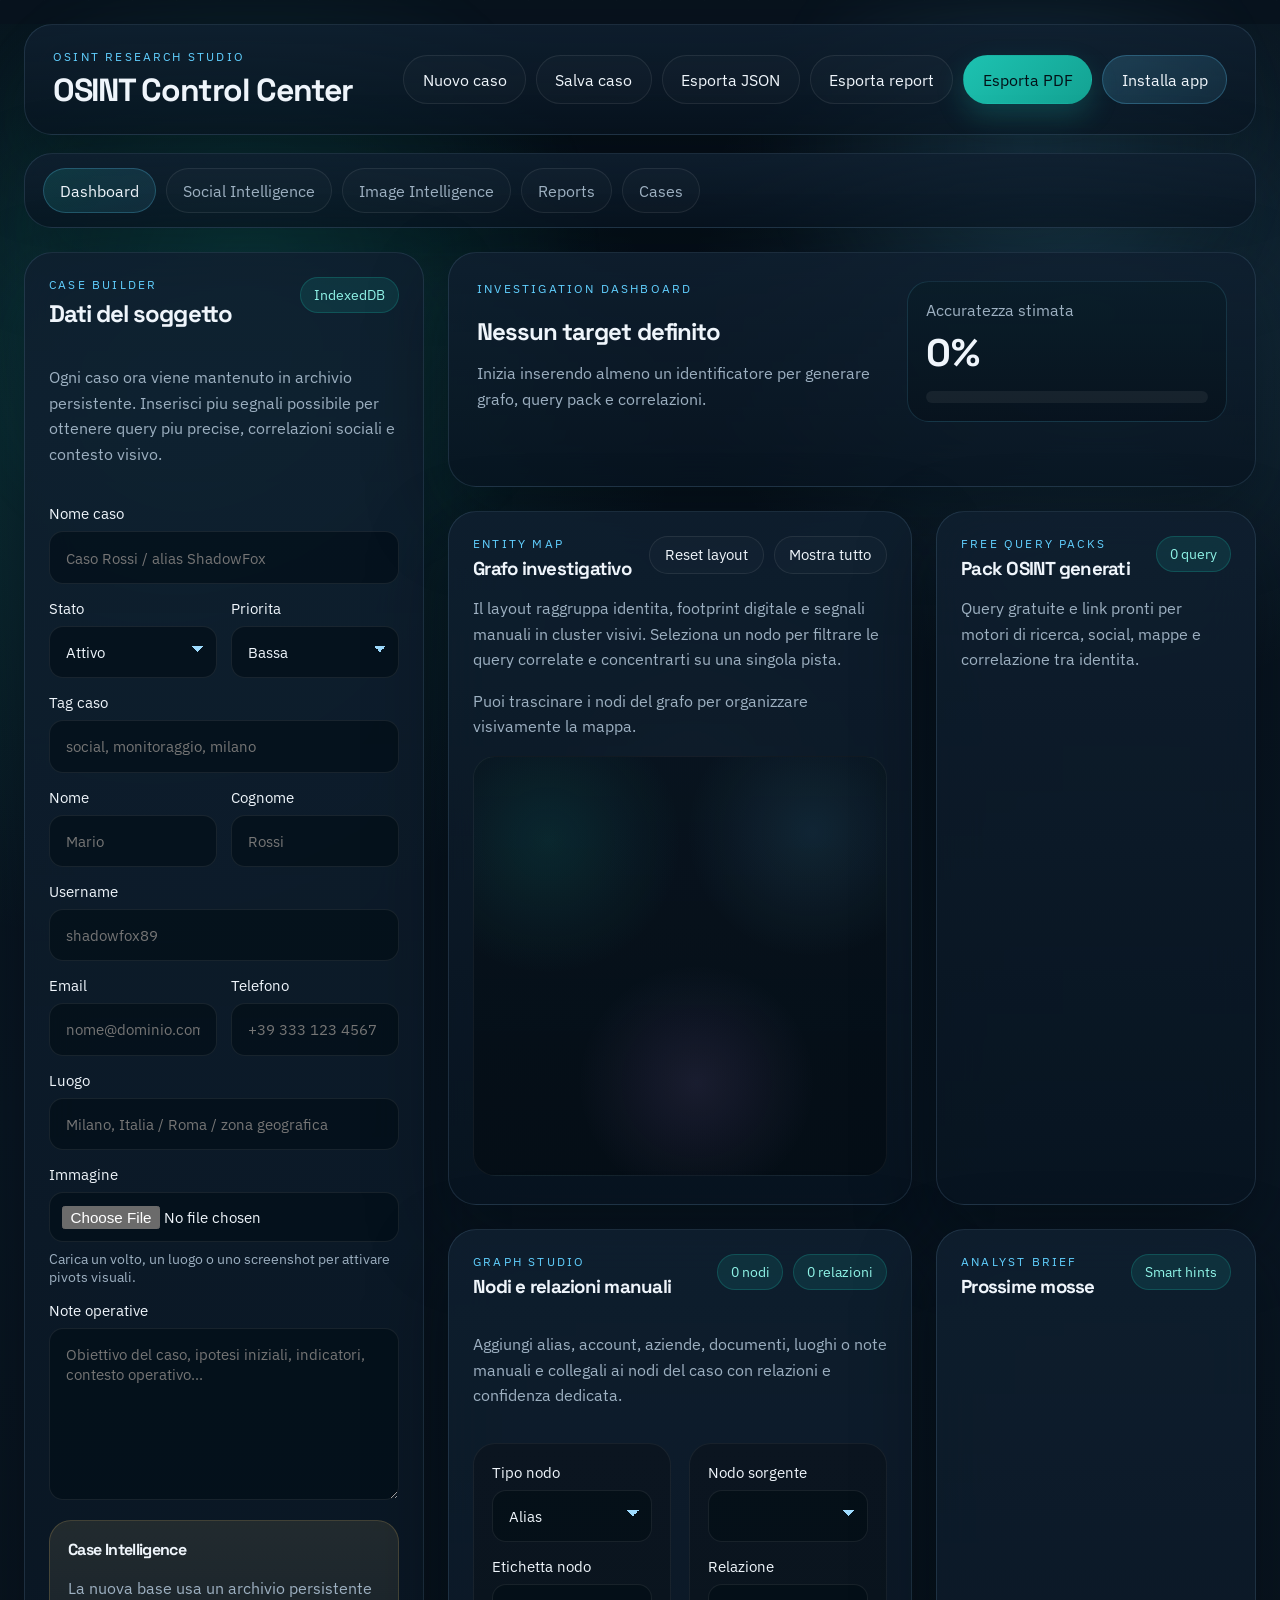
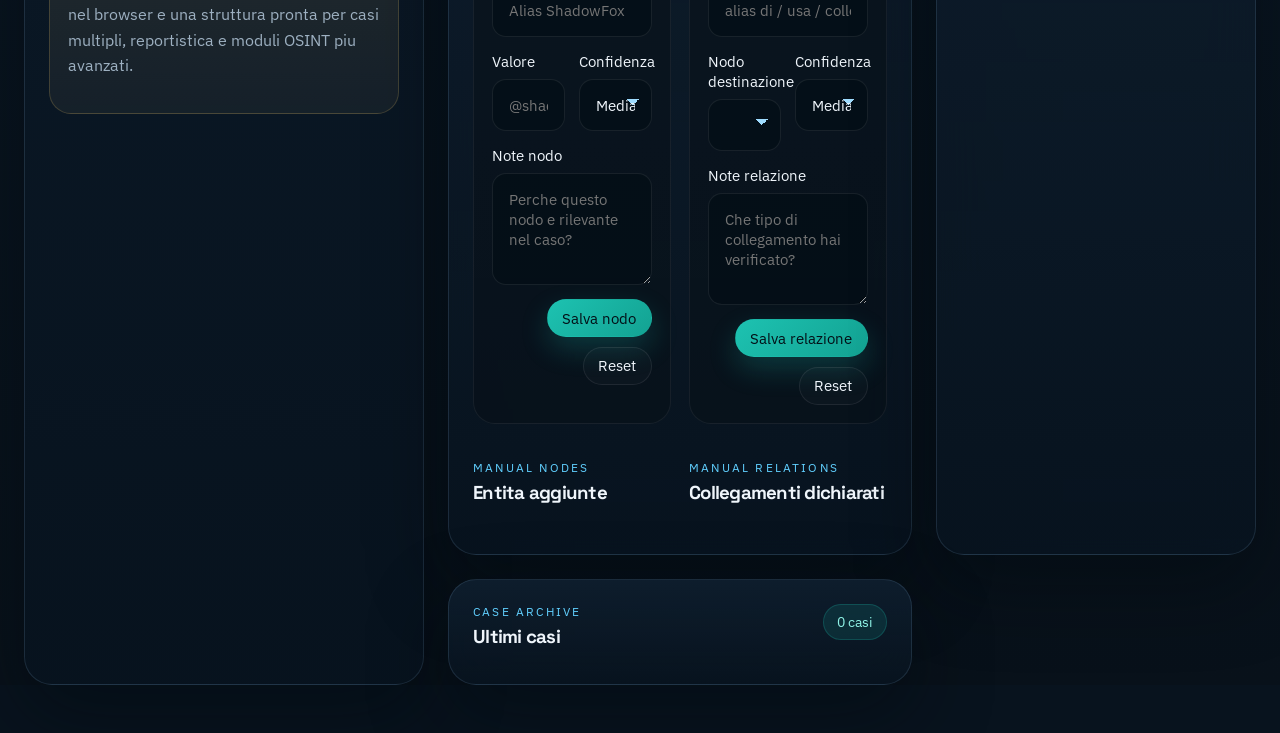
<file: index.html>
<!DOCTYPE html>
<html lang="it">
  <head>
    <meta charset="UTF-8" />
    <meta name="viewport" content="width=device-width, initial-scale=1.0" />
    <meta
      name="description"
      content="OSINT Control Center: workspace locale-first per correlare identita digitali, immagini, casi e query OSINT gratuite."
    />
    <meta name="theme-color" content="#08131e" />
    <link rel="preconnect" href="https://fonts.googleapis.com" />
    <link rel="preconnect" href="https://fonts.gstatic.com" crossorigin />
    <link
      href="https://fonts.googleapis.com/css2?family=IBM+Plex+Sans:wght@400;500;600;700&family=Space+Grotesk:wght@500;700&display=swap"
      rel="stylesheet"
    />
    <link rel="icon" type="image/svg+xml" href="./favicon.svg" />
    <link rel="manifest" href="./manifest.webmanifest" />
    <title>OSINT Control Center</title>
    <style>
      :root {
        color-scheme: dark;
        font-family: "IBM Plex Sans", sans-serif;
        background: #08131e;
        color: #f4f7fb;
      }

      * {
        box-sizing: border-box;
      }

      body {
        margin: 0;
        min-height: 100vh;
        background:
          radial-gradient(circle at top, rgba(31, 84, 125, 0.28), transparent 42%),
          linear-gradient(180deg, #07111a 0%, #08131e 55%, #050b11 100%);
        color: inherit;
      }

      #bootStatus {
        position: fixed;
        inset: 0;
        display: grid;
        place-items: center;
        z-index: 10;
        padding: 24px;
        background: rgba(5, 11, 17, 0.76);
        backdrop-filter: blur(14px);
      }

      .boot-card {
        width: min(440px, 100%);
        padding: 28px;
        border: 1px solid rgba(117, 151, 183, 0.2);
        border-radius: 24px;
        background: rgba(8, 19, 30, 0.92);
        box-shadow: 0 20px 70px rgba(2, 8, 12, 0.45);
      }

      .boot-eyebrow {
        margin: 0 0 10px;
        font-size: 0.76rem;
        text-transform: uppercase;
        letter-spacing: 0.16em;
        color: #6bb2ff;
      }

      .boot-title {
        margin: 0;
        font-family: "Space Grotesk", sans-serif;
        font-size: 1.9rem;
      }

      .boot-text {
        margin: 14px 0 0;
        color: rgba(232, 241, 248, 0.76);
        line-height: 1.6;
      }

      .boot-bar {
        margin-top: 22px;
        height: 8px;
        border-radius: 999px;
        overflow: hidden;
        background: rgba(117, 151, 183, 0.14);
      }

      .boot-bar > span {
        display: block;
        width: 38%;
        height: 100%;
        border-radius: inherit;
        background: linear-gradient(90deg, #29d3d8 0%, #6bb2ff 100%);
        animation: boot-progress 1.2s ease-in-out infinite alternate;
      }

      @keyframes boot-progress {
        from {
          transform: translateX(-15%);
        }

        to {
          transform: translateX(135%);
        }
      }

      #bootMount:empty {
        display: none;
      }
    </style>
    <script defer src="./boot.js"></script>
  </head>
  <body>
    <div id="bootStatus">
      <div class="boot-card">
        <p class="boot-eyebrow">OSINT Research Studio</p>
        <h1 class="boot-title">OSINT Control Center</h1>
        <p class="boot-text" id="bootStatusText">
          Preparazione del workspace investigativo e caricamento dei moduli locali.
        </p>
        <div class="boot-bar" aria-hidden="true"><span></span></div>
      </div>
    </div>
    <div id="bootMount"></div>
  </body>
</html>
</file>
